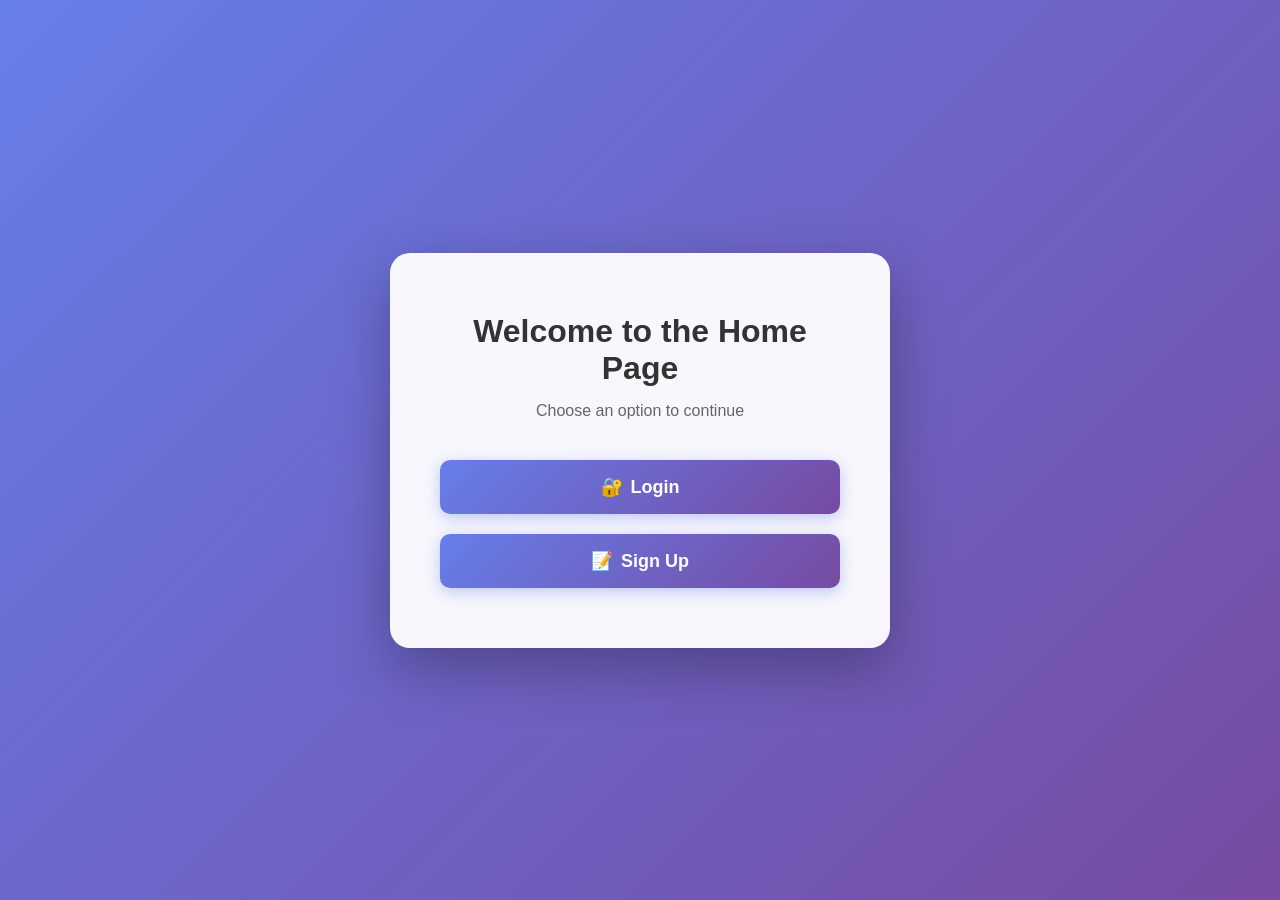
<file: static/index.html>
<!DOCTYPE html>
<html lang="en">
<head>
    <meta charset="UTF-8">
    <meta name="viewport" content="width=device-width, initial-scale=1.0">
    <title>Home</title>
    <link rel="stylesheet" href="/static/style.css">
    <style>
        body {
            display: flex;
            justify-content: center;
            align-items: center;
        }

        .container {
            text-align: center;
            max-width: 500px;
            width: 100%;
        }

        h1 {
            margin-bottom: 15px;
        }

        .subtitle {
            margin-bottom: 40px;
        }

        .nav-links {
            display: flex;
            flex-direction: column;
            gap: 20px;
        }

        .nav-links .btn {
            width: 100%;
        }
    </style>
</head>
<body>
    <div class="container">
        <h1>Welcome to the Home Page</h1>
        <p class="subtitle">Choose an option to continue</p>
        <div class="nav-links">
            <a href="/login" class="btn btn-large">
                <span class="icon">🔐</span>Login
            </a>
            <a href="/signup" class="btn btn-large">
                <span class="icon">📝</span>Sign Up
            </a>    
        </div>
    </div>
</body>
</html>
</file>
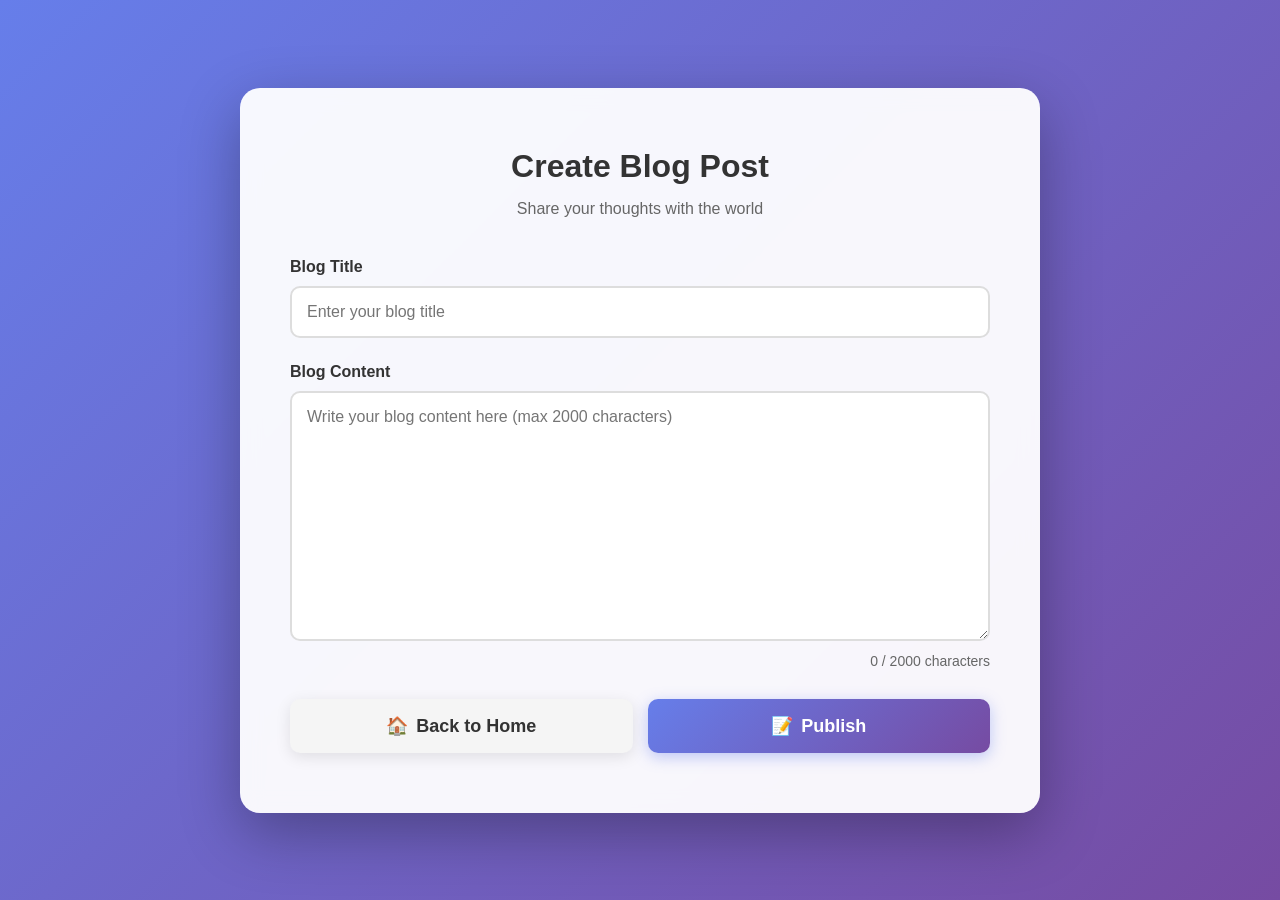
<file: static/blog.html>
<!DOCTYPE html>
<html lang="en">
<head>
    <meta charset="UTF-8">
    <meta name="viewport" content="width=device-width, initial-scale=1.0">
    <title>Create Blog Post</title>
    <link rel="stylesheet" href="/static/style.css">
    <style>
        body {
            display: flex;
            justify-content: center;
            align-items: center;
        }

        .container {
            max-width: 800px;
            width: 100%;
        }

        h1 {
            margin-bottom: 15px;
            text-align: center;
        }

        .subtitle {
            margin-bottom: 40px;
            text-align: center;
        }

        .form-group {
            margin-bottom: 25px;
        }

        .form-group label {
            display: block;
            color: #333;
            font-size: 16px;
            font-weight: 600;
            margin-bottom: 10px;
        }

        .form-group input[type="text"] {
            width: 100%;
            padding: 15px;
            border: 2px solid #ddd;
            border-radius: 10px;
            font-size: 16px;
            font-family: 'Segoe UI', Tahoma, Geneva, Verdana, sans-serif;
            transition: all 0.3s ease;
        }

        .form-group input[type="text"]:focus {
            outline: none;
            border-color: #667eea;
            box-shadow: 0 0 0 3px rgba(102, 126, 234, 0.1);
        }

        textarea {
            width: 100%;
            padding: 15px;
            border: 2px solid #ddd;
            border-radius: 10px;
            font-size: 16px;
            font-family: 'Segoe UI', Tahoma, Geneva, Verdana, sans-serif;
            min-height: 250px;
            resize: vertical;
            transition: all 0.3s ease;
        }

        textarea:focus {
            outline: none;
            border-color: #667eea;
            box-shadow: 0 0 0 3px rgba(102, 126, 234, 0.1);
        }

        .char-counter {
            text-align: right;
            color: #666;
            font-size: 14px;
            margin-top: 8px;
        }

        .button-group {
            display: flex;
            gap: 15px;
            margin-top: 30px;
        }

        .button-group button,
        .button-group a {
            flex: 1;
            text-align: center;
        }

        .back-link {
            background: #f5f5f5;
            color: #333;
            box-shadow: 0 4px 15px rgba(0, 0, 0, 0.1);
        }

        .back-link:hover {
            background: #e0e0e0;
            box-shadow: 0 8px 25px rgba(0, 0, 0, 0.15);
        }
    </style>
</head>
<body>
    <div class="container">
        <h1>Create Blog Post</h1>
        <p class="subtitle">Share your thoughts with the world</p>
        
        <form id="blogForm" method="POST">
            <div class="form-group">
                <label for="title">Blog Title</label>
                <input type="text" id="title" name="title" placeholder="Enter your blog title" required>
            </div>
            
            <div class="form-group">
                <label for="content">Blog Content</label>
                <textarea id="content" name="content" maxlength="2000" placeholder="Write your blog content here (max 2000 characters)" required></textarea>
                <div class="char-counter">
                    <span id="charCount">0</span> / 2000 characters
                </div>
            </div>
            
            <div class="button-group">
                <a href="/home" class="btn btn-large back-link">
                    <span class="icon">🏠</span>Back to Home
                </a>
                <button type="submit" class="btn btn-large">
                    <span class="icon">📝</span>Publish
                </button>
            </div>
        </form>
    </div>

    <script>
        const textarea = document.getElementById('content');
        const charCount = document.getElementById('charCount');

        textarea.addEventListener('input', function() {
            charCount.textContent = this.value.length;
        });
    </script>
</body>
</html>
</file>
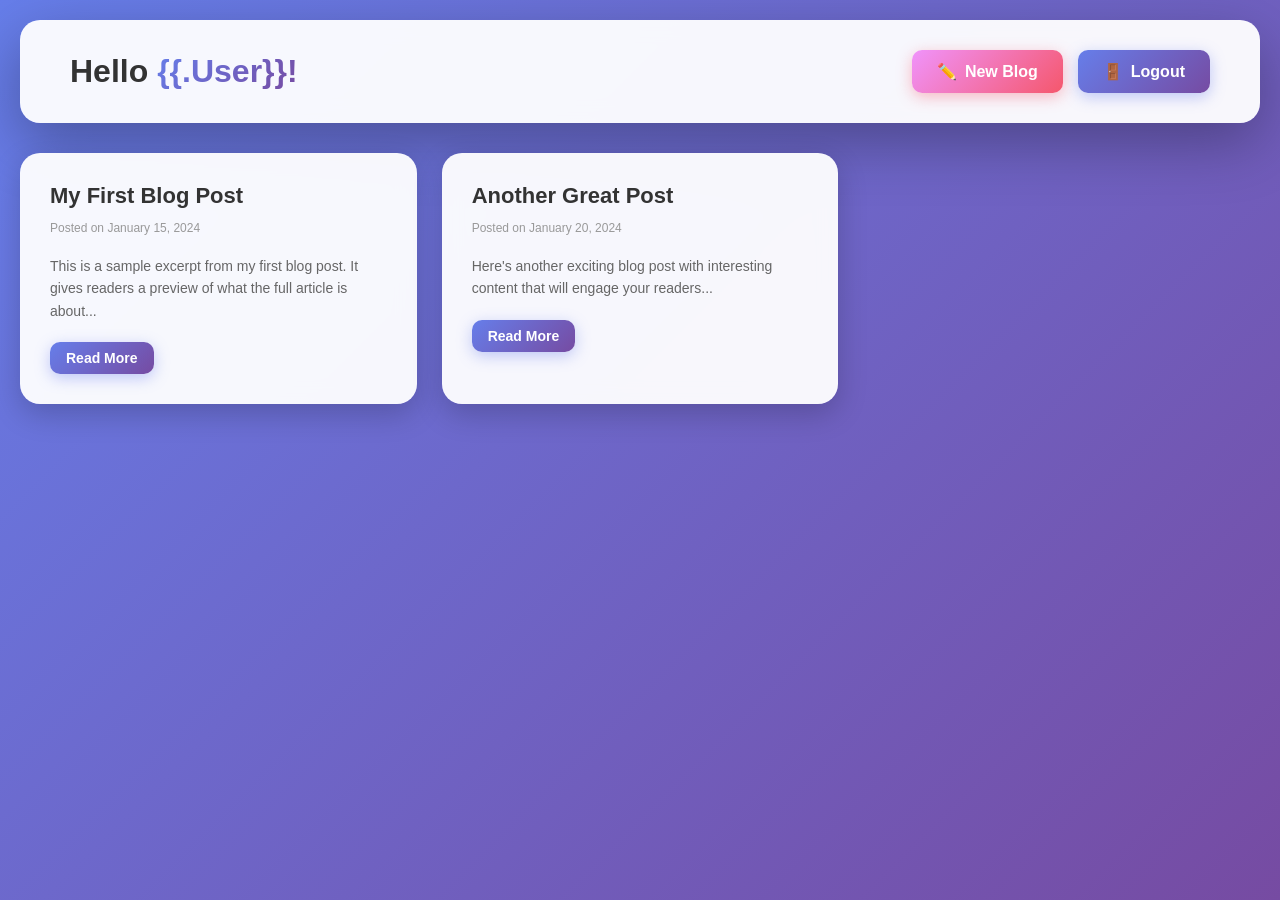
<file: static/home.html>
<!DOCTYPE html>
<html lang="en">
<head>
    <meta charset="UTF-8">
    <meta name="viewport" content="width=device-width, initial-scale=1.0">
    <title>My Blogs</title>
    <link rel="stylesheet" href="/static/style.css">
    <style>
        .header {
            background: rgba(255, 255, 255, 0.95);
            padding: 30px 50px;
            border-radius: 20px;
            box-shadow: 0 20px 60px rgba(0, 0, 0, 0.3);
            margin-bottom: 30px;
            display: flex;
            justify-content: space-between;
            align-items: center;
            backdrop-filter: blur(10px);
        }

        .header-actions {
            display: flex;
            gap: 15px;
        }

        .blogs-grid {
            display: grid;
            grid-template-columns: repeat(auto-fill, minmax(300px, 1fr));
            gap: 25px;
            max-width: 1400px;
            margin: 0 auto;
        }

        .blog-card {
            background: rgba(255, 255, 255, 0.95);
            padding: 30px;
            border-radius: 20px;
            box-shadow: 0 10px 30px rgba(0, 0, 0, 0.2);
            transition: all 0.3s ease;
            backdrop-filter: blur(10px);
        }

        .blog-card:hover {
            transform: translateY(-5px);
            box-shadow: 0 15px 40px rgba(0, 0, 0, 0.3);
        }

        .blog-title {
            color: #333;
            font-size: 22px;
            font-weight: 700;
            margin-bottom: 12px;
        }

        .blog-excerpt {
            color: #666;
            font-size: 14px;
            line-height: 1.6;
            margin-bottom: 20px;
        }

        .blog-meta {
            color: #999;
            font-size: 12px;
            margin-bottom: 20px;
        }

        .blog-actions {
            display: flex;
            gap: 10px;
        }

        .empty-state {
            background: rgba(255, 255, 255, 0.95);
            padding: 60px;
            border-radius: 20px;
            box-shadow: 0 20px 60px rgba(0, 0, 0, 0.3);
            text-align: center;
            max-width: 500px;
            margin: 0 auto;
        }

        .empty-state h2 {
            color: #333;
            font-size: 24px;
            margin-bottom: 15px;
        }

        .empty-state p {
            color: #666;
            margin-bottom: 30px;
        }
    </style>
</head>
<body>
    <div class="header">
        <h1>Hello <span style="background: linear-gradient(135deg, #667eea 0%, #764ba2 100%); -webkit-background-clip: text; -webkit-text-fill-color: transparent;">{{.User}}!</span></h1>
        <div class="header-actions">
            <a href="/create" class="btn btn-secondary">
                <span class="icon">✏️</span>New Blog
            </a>
            <a href="/logout" class="btn">
                <span class="icon">🚪</span>Logout
            </a>
        </div>
    </div>

    <div class="blogs-grid">
        <div class="blog-card">
            <h2 class="blog-title">My First Blog Post</h2>
            <div class="blog-meta">Posted on January 15, 2024</div>
            <p class="blog-excerpt">
                This is a sample excerpt from my first blog post. It gives readers a preview of what the full article is about...
            </p>
            <div class="blog-actions">
                <a href="/blog/1" class="btn btn-small">Read More</a>
            </div>
        </div>

        <div class="blog-card">
            <h2 class="blog-title">Another Great Post</h2>
            <div class="blog-meta">Posted on January 20, 2024</div>
            <p class="blog-excerpt">
                Here's another exciting blog post with interesting content that will engage your readers...
            </p>
            <div class="blog-actions">
                <a href="/blog/2" class="btn btn-small">Read More</a>
            </div>
        </div>
    </div>
</body>
</html>
</file>
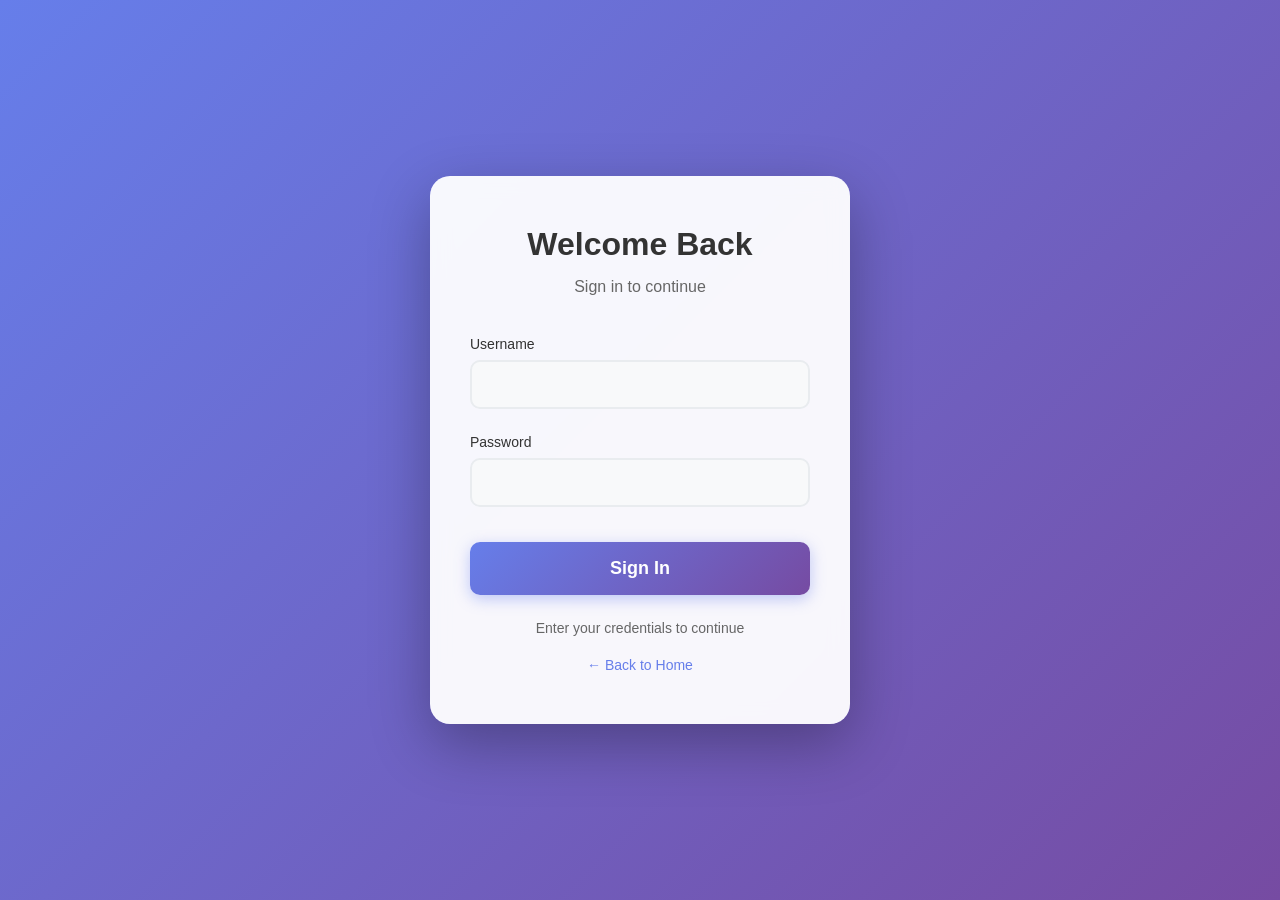
<file: static/login.html>
<!DOCTYPE html>
<html lang="en">
<head>
    <meta charset="UTF-8">
    <meta name="viewport" content="width=device-width, initial-scale=1.0">
    <title>User Login</title>
    <link rel="stylesheet" href="/static/style.css">
    <style>
        body {
            display: flex;
            justify-content: center;
            align-items: center;
        }
        
        .login-box {
            background: rgba(255, 255, 255, 0.95);
            padding: 50px 40px;
            border-radius: 20px;
            box-shadow: 0 20px 60px rgba(0, 0, 0, 0.3);
            width: 90%;
            max-width: 420px;
            backdrop-filter: blur(10px);
        }
        
        .login-title {
            color: #333;
            text-align: center;
            margin-bottom: 15px;
            font-size: 32px;
            font-weight: 700;
        }

        .subtitle {
            text-align: center;
            margin-bottom: 40px;
        }
        
        .submit-btn {
            width: 100%;
            margin-top: 10px;
        }
        
        .footer-text {
            text-align: center;
            margin-top: 25px;
            color: #666;
            font-size: 14px;
        }

        .back-link {
            text-align: center;
            margin-top: 20px;
        }

        .back-link a {
            color: #667eea;
            text-decoration: none;
            font-size: 14px;
            transition: color 0.3s ease;
        }

        .back-link a:hover {
            color: #764ba2;
            text-decoration: underline;
        }
    </style>
</head>
<body>
    <div class="login-box">
        <h2 class="login-title">Welcome Back</h2>
        <p class="subtitle">Sign in to continue</p>
        <form action="/login" method="POST">
            <div class="input-field">
                <label for="username">Username</label>
                <input type="text" id="username" name="username" required autocomplete="username">
            </div>
            <div class="input-field">
                <label for="password">Password</label>
                <input type="password" id="password" name="password" required autocomplete="current-password">
            </div>
            <button type="submit" class="btn btn-large submit-btn">Sign In</button>
        </form>
        <p class="footer-text">Enter your credentials to continue</p>
        <div class="back-link">
            <a href="/">← Back to Home</a>
        </div>
    </div>
</body>
</html>
</file>
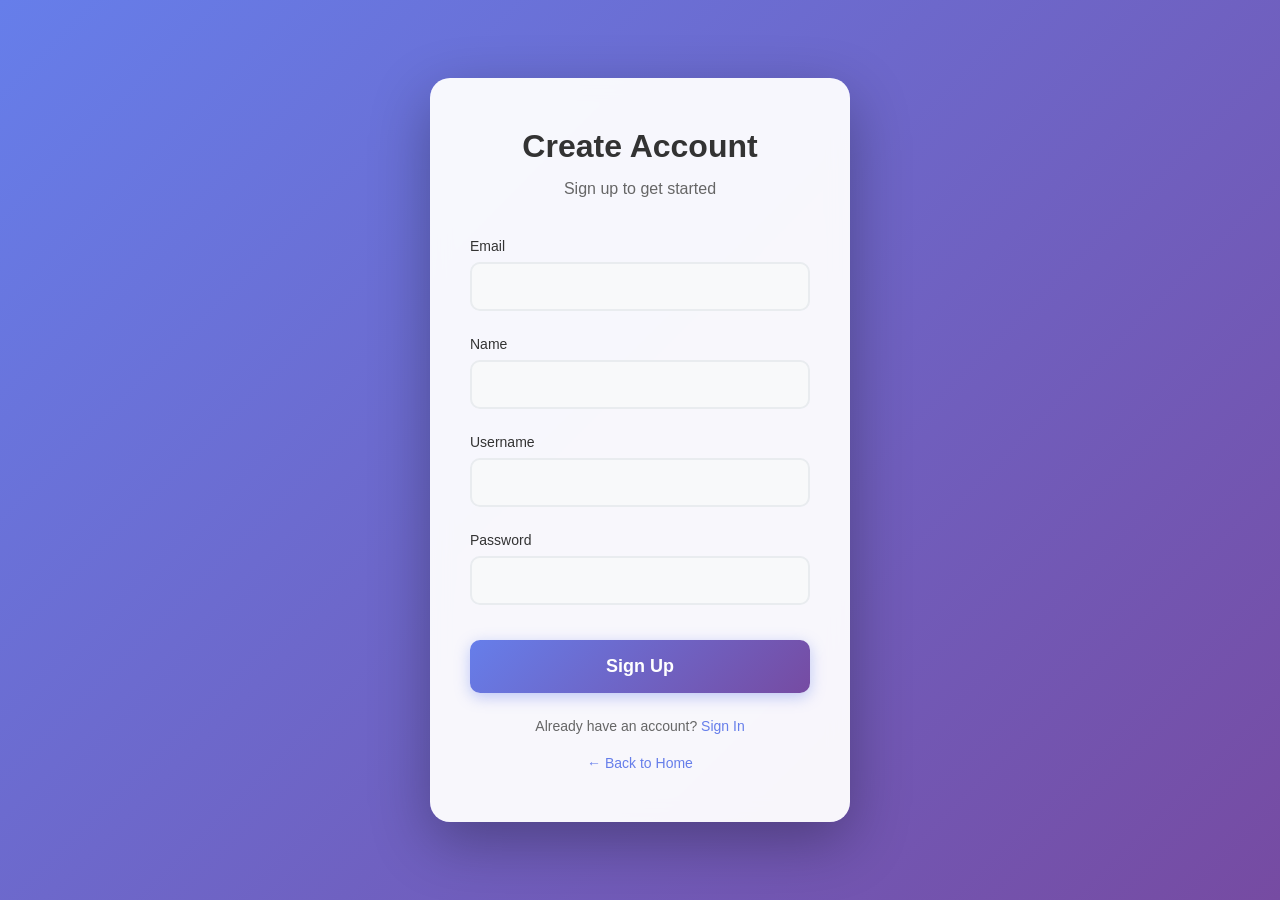
<file: static/signup.html>
<!DOCTYPE html>
<html lang="en">
<head>
    <meta charset="UTF-8">
    <meta name="viewport" content="width=device-width, initial-scale=1.0">
    <title>User Signup</title>
    <link rel="stylesheet" href="/static/style.css">
    <style>
        body {
            display: flex;
            justify-content: center;
            align-items: center;
        }
        
        .login-box {
            background: rgba(255, 255, 255, 0.95);
            padding: 50px 40px;
            border-radius: 20px;
            box-shadow: 0 20px 60px rgba(0, 0, 0, 0.3);
            width: 90%;
            max-width: 420px;
            backdrop-filter: blur(10px);
        }
        
        .login-title {
            color: #333;
            text-align: center;
            margin-bottom: 15px;
            font-size: 32px;
            font-weight: 700;
        }

        .subtitle {
            text-align: center;
            margin-bottom: 40px;
        }
        
        .submit-btn {
            width: 100%;
            margin-top: 10px;
        }
        
        .footer-text {
            text-align: center;
            margin-top: 25px;
            color: #666;
            font-size: 14px;
        }

        .back-link {
            text-align: center;
            margin-top: 20px;
        }

        .back-link a {
            color: #667eea;
            text-decoration: none;
            font-size: 14px;
            transition: color 0.3s ease;
        }

        .back-link a:hover {
            color: #764ba2;
            text-decoration: underline;
        }
    </style>
</head>
<body>
    <div class="login-box">
        <h2 class="login-title">Create Account</h2>
        <p class="subtitle">Sign up to get started</p>
        <form action="/signup" method="POST">
            <div class="input-field">
                <label for="email">Email</label>
                <input type="email" id="email" name="email" required autocomplete="email">
            </div>
            <div class="input-field">
                <label for="name">Name</label>
                <input type="text" id="name" name="name" required autocomplete="name">
            </div>
            <div class="input-field">
                <label for="username">Username</label>
                <input type="text" id="username" name="username" required autocomplete="username">
            </div>
            <div class="input-field">
                <label for="password">Password</label>
                <input type="password" id="password" name="password" required autocomplete="new-password">
            </div>
            <button type="submit" class="btn btn-large submit-btn">Sign Up</button>
        </form>
        <p class="footer-text">Already have an account? <a href="/login" style="color: #667eea; text-decoration: none;">Sign In</a></p>
        <div class="back-link">
            <a href="/">← Back to Home</a>
        </div>
    </div>
</body>
</html>
</file>
<file: static/style.css>
* {
    margin: 0;
    padding: 0;
    box-sizing: border-box;
}

body {
    font-family: 'Segoe UI', Tahoma, Geneva, Verdana, sans-serif;
    background: linear-gradient(135deg, #667eea 0%, #764ba2 100%);
    min-height: 100vh;
    padding: 20px;
}

.btn {
    display: inline-block;
    padding: 12px 25px;
    background: linear-gradient(135deg, #667eea 0%, #764ba2 100%);
    color: white;
    text-decoration: none;
    border-radius: 10px;
    font-size: 16px;
    font-weight: 600;
    transition: all 0.3s ease;
    box-shadow: 0 4px 15px rgba(102, 126, 234, 0.4);
    border: none;
    cursor: pointer;
}

.btn:hover {
    transform: translateY(-3px);
    box-shadow: 0 8px 25px rgba(102, 126, 234, 0.6);
}

.btn:active {
    transform: translateY(-1px);
}

.btn-secondary {
    background: linear-gradient(135deg, #f093fb 0%, #f5576c 100%);
    box-shadow: 0 4px 15px rgba(245, 87, 108, 0.4);
}

.btn-secondary:hover {
    box-shadow: 0 8px 25px rgba(245, 87, 108, 0.6);
}

.btn-small {
    padding: 8px 16px;
    font-size: 14px;
}

.btn-large {
    padding: 16px 30px;
    font-size: 18px;
}

.icon {
    margin-right: 8px;
}

.container {
    background: rgba(255, 255, 255, 0.95);
    padding: 60px 50px;
    border-radius: 20px;
    box-shadow: 0 20px 60px rgba(0, 0, 0, 0.3);
    backdrop-filter: blur(10px);
}

.centered {
    display: flex;
    justify-content: center;
    align-items: center;
}

h1 {
    color: #333;
    font-size: 32px;
    font-weight: 700;
}

.subtitle {
    color: #666;
    font-size: 16px;
}

.input-field {
    margin-bottom: 25px;
}

.input-field label {
    display: block;
    color: #333;
    margin-bottom: 8px;
    font-size: 14px;
    font-weight: 500;
}

.input-field input,
.input-field textarea {
    width: 100%;
    padding: 14px 16px;
    background-color: #f8f9fa;
    border: 2px solid #e9ecef;
    border-radius: 10px;
    color: #333;
    font-size: 15px;
    transition: all 0.3s ease;
    font-family: 'Segoe UI', Tahoma, Geneva, Verdana, sans-serif;
}

.input-field input:focus,
.input-field textarea:focus {
    outline: none;
    border-color: #667eea;
    background-color: #ffffff;
    box-shadow: 0 0 0 3px rgba(102, 126, 234, 0.1);
}
</file>
